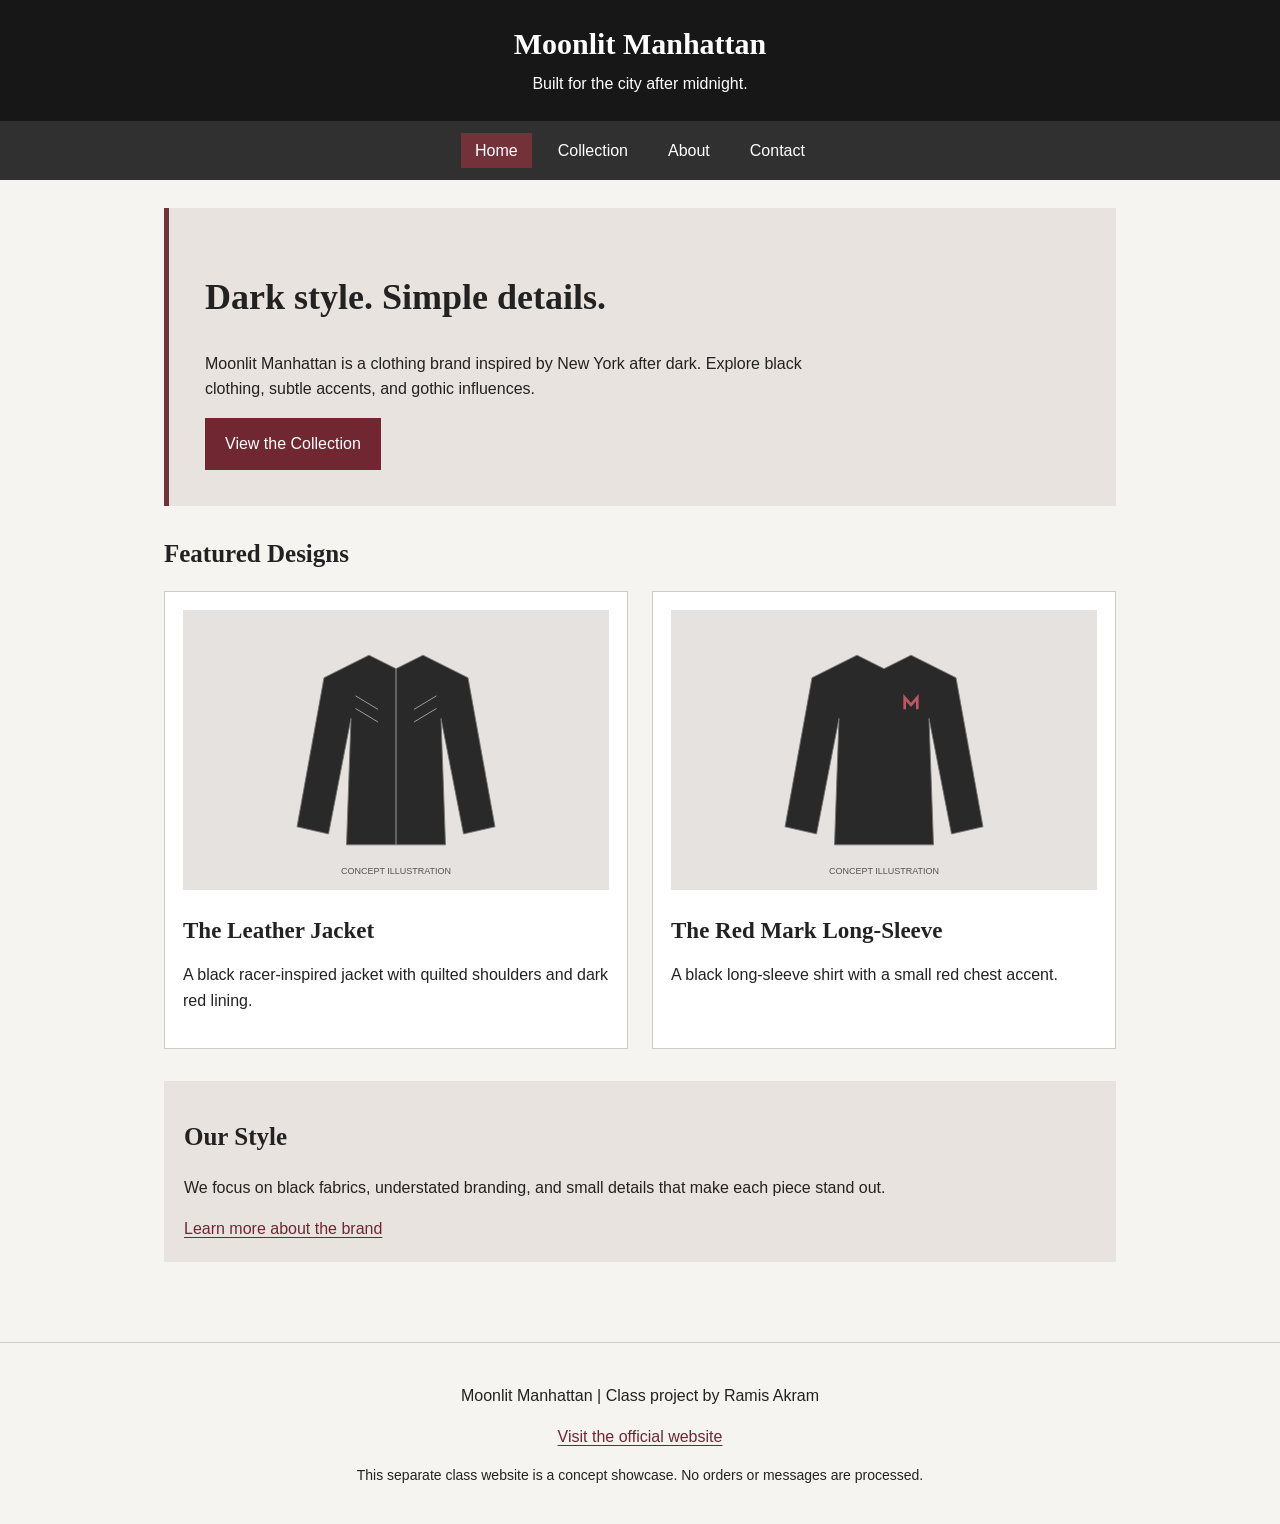
<file: index.html>
<!DOCTYPE html>
<html lang="en">
<head>
<meta charset="UTF-8">
<meta name="viewport" content="width=device-width, initial-scale=1.0">
<title>Home | Moonlit Manhattan</title>
<link rel="stylesheet" href="style.css">
<script src="script.js" defer></script>
</head>
<body>
<a class="skip-link" href="#main">Skip to content</a>
<!-- The same header and navigation appear on each page. -->
<header><h2>Moonlit Manhattan</h2><p>Built for the city after midnight.</p></header>
<nav aria-label="Main navigation"><a href="index.html" aria-current="page">Home</a>
<a href="collection.html">Collection</a>
<a href="about.html">About</a>
<a href="contact.html">Contact</a></nav>
<main id="main"><!-- Introductory section and primary call to action. --><section class="hero"><h1>Dark style. Simple details.</h1><p>Moonlit Manhattan is a clothing brand inspired by New York after dark. Explore black clothing, subtle accents, and gothic influences.</p><a class="button" href="collection.html">View the Collection</a></section><section><h2>Featured Designs</h2><div class="product-grid"><article class="product" data-category="Outerwear"><img src="images/jacket.svg" alt="Concept illustration of the leather jacket" width="300" height="310"><h2>The Leather Jacket</h2><p>A black racer-inspired jacket with quilted shoulders and dark red lining.</p></article><article class="product" data-category="Tops"><img src="images/long-sleeve.svg" alt="Concept illustration of the red mark long-sleeve" width="300" height="310"><h2>The Red Mark Long-Sleeve</h2><p>A black long-sleeve shirt with a small red chest accent.</p></article></div></section><section class="highlight"><h2>Our Style</h2><p>We focus on black fabrics, understated branding, and small details that make each piece stand out.</p><a href="about.html">Learn more about the brand</a></section></main>
<footer><p>Moonlit Manhattan | Class project by Ramis Akram</p><a href="https://moonlitmanhattan.com/">Visit the official website</a><p class="small">This separate class website is a concept showcase. No orders or messages are processed.</p></footer>
</body>
</html>
</file>
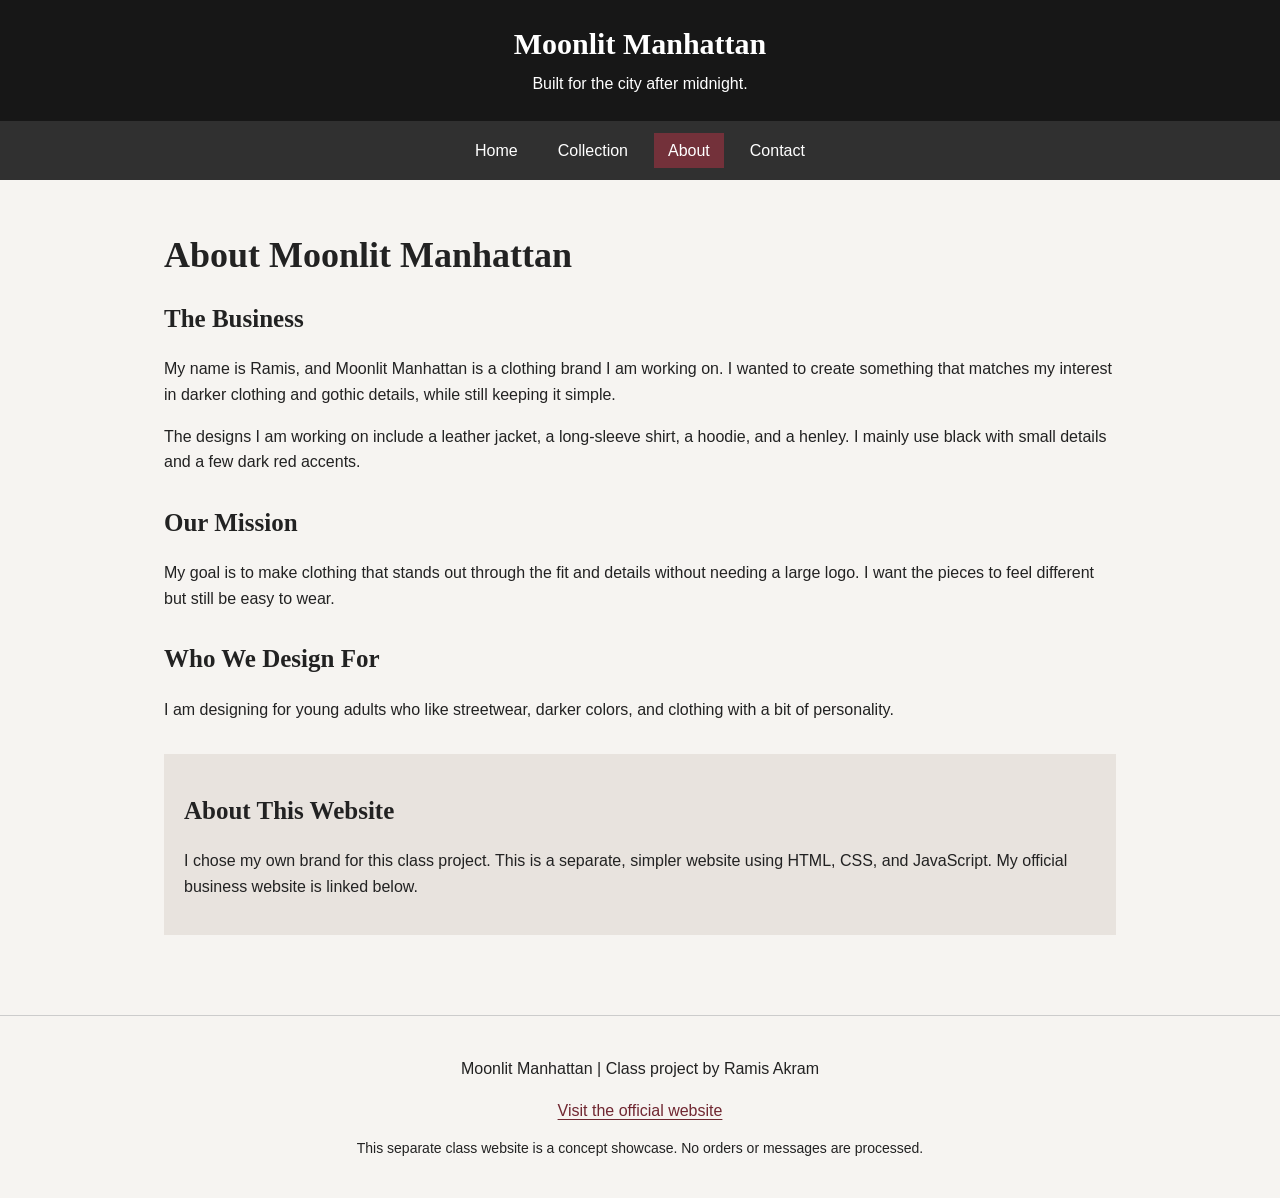
<file: about.html>
<!DOCTYPE html>
<html lang="en">
<head>
<meta charset="UTF-8">
<meta name="viewport" content="width=device-width, initial-scale=1.0">
<title>About | Moonlit Manhattan</title>
<link rel="stylesheet" href="style.css">
<script src="script.js" defer></script>
</head>
<body>
<a class="skip-link" href="#main">Skip to content</a>
<!-- The same header and navigation appear on each page. -->
<header><h2>Moonlit Manhattan</h2><p>Built for the city after midnight.</p></header>
<nav aria-label="Main navigation"><a href="index.html">Home</a>
<a href="collection.html">Collection</a>
<a href="about.html" aria-current="page">About</a>
<a href="contact.html">Contact</a></nav>
<main id="main"><h1>About Moonlit Manhattan</h1><section><h2>The Business</h2><p>My name is Ramis, and Moonlit Manhattan is a clothing brand I am working on. I wanted to create something that matches my interest in darker clothing and gothic details, while still keeping it simple.</p><p>The designs I am working on include a leather jacket, a long-sleeve shirt, a hoodie, and a henley. I mainly use black with small details and a few dark red accents.</p></section><section><h2>Our Mission</h2><p>My goal is to make clothing that stands out through the fit and details without needing a large logo. I want the pieces to feel different but still be easy to wear.</p></section><section><h2>Who We Design For</h2><p>I am designing for young adults who like streetwear, darker colors, and clothing with a bit of personality.</p></section><section class="highlight"><h2>About This Website</h2><p>I chose my own brand for this class project. This is a separate, simpler website using HTML, CSS, and JavaScript. My official business website is linked below.</p></section></main>
<footer><p>Moonlit Manhattan | Class project by Ramis Akram</p><a href="https://moonlitmanhattan.com/">Visit the official website</a><p class="small">This separate class website is a concept showcase. No orders or messages are processed.</p></footer>
</body>
</html>
</file>
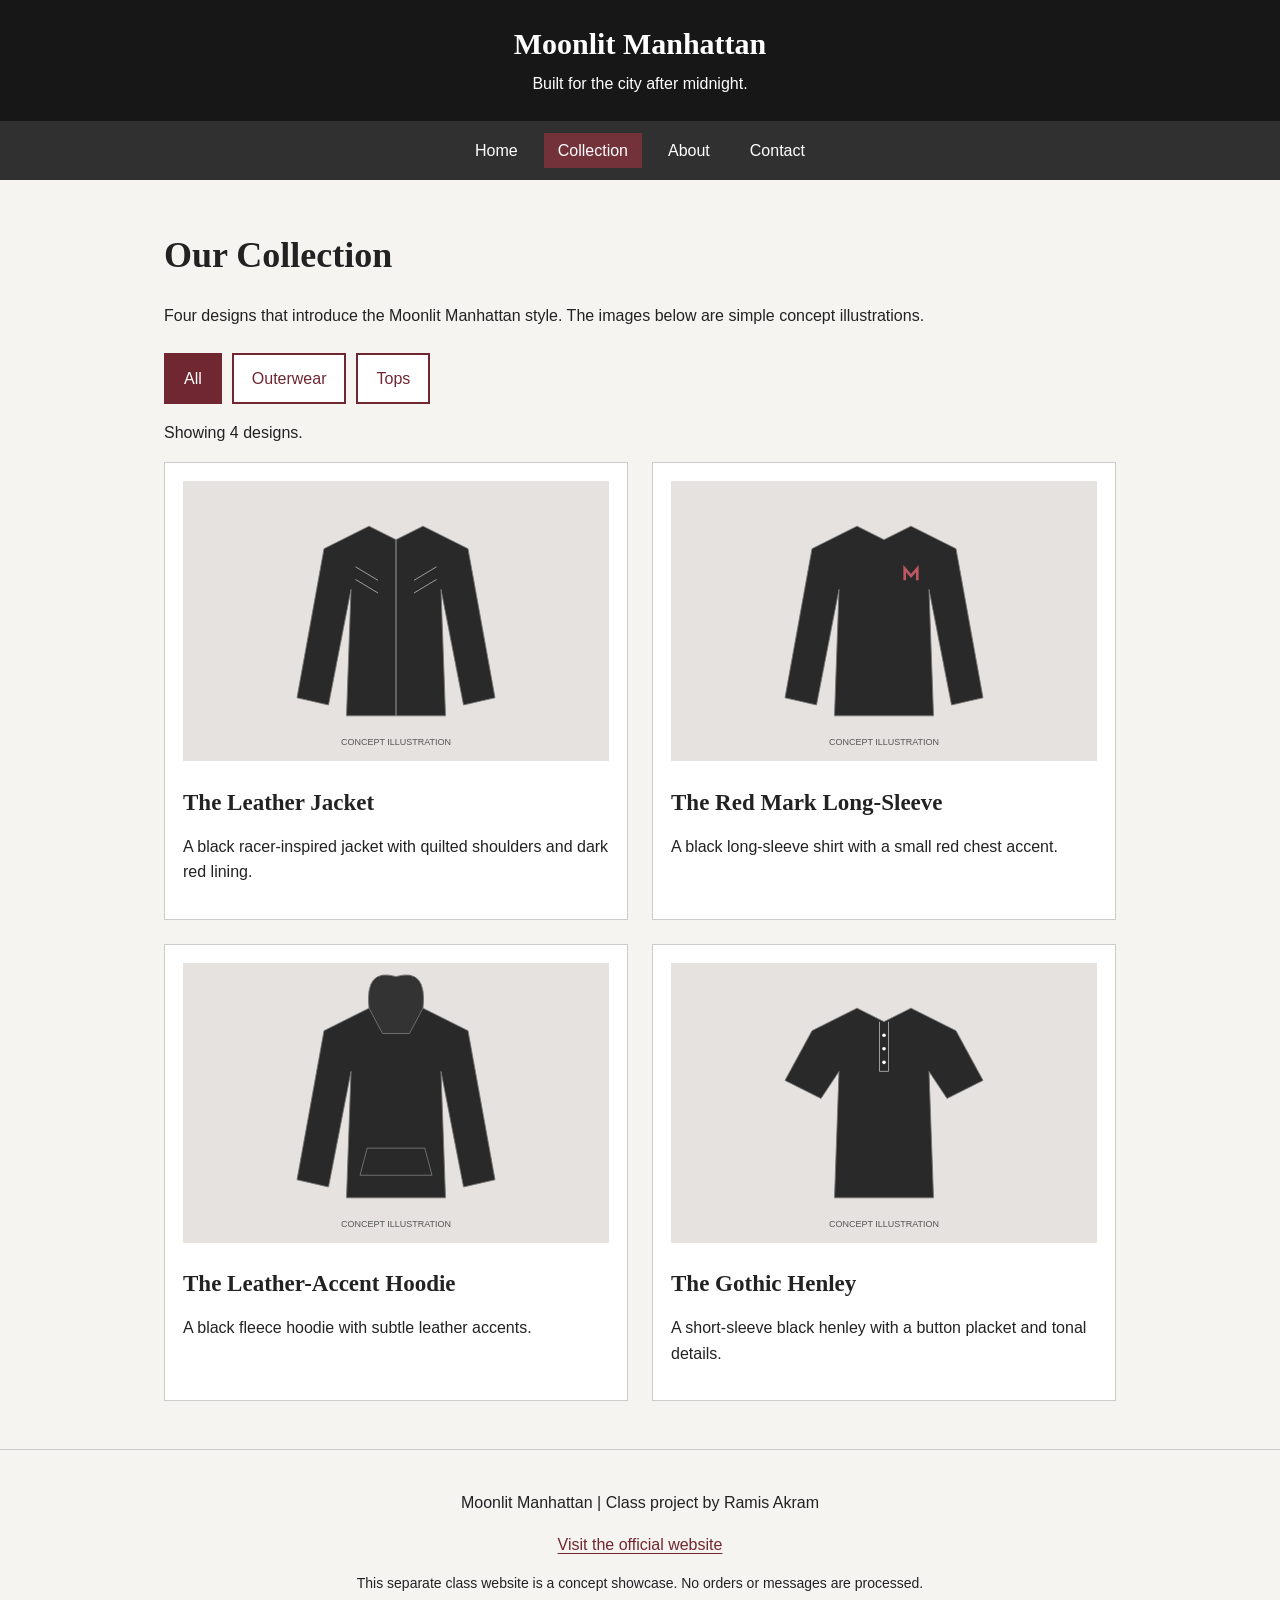
<file: collection.html>
<!DOCTYPE html>
<html lang="en">
<head>
<meta charset="UTF-8">
<meta name="viewport" content="width=device-width, initial-scale=1.0">
<title>Collection | Moonlit Manhattan</title>
<link rel="stylesheet" href="style.css">
<script src="script.js" defer></script>
</head>
<body>
<a class="skip-link" href="#main">Skip to content</a>
<!-- The same header and navigation appear on each page. -->
<header><h2>Moonlit Manhattan</h2><p>Built for the city after midnight.</p></header>
<nav aria-label="Main navigation"><a href="index.html">Home</a>
<a href="collection.html" aria-current="page">Collection</a>
<a href="about.html">About</a>
<a href="contact.html">Contact</a></nav>
<main id="main"><h1>Our Collection</h1><p>Four designs that introduce the Moonlit Manhattan style. The images below are simple concept illustrations.</p><!-- JavaScript filters these cards by their data-category attribute. --><div class="filters" role="group" aria-label="Filter collection"><button type="button" data-filter="All" aria-pressed="true">All</button><button type="button" data-filter="Outerwear" aria-pressed="false">Outerwear</button><button type="button" data-filter="Tops" aria-pressed="false">Tops</button></div><p id="filter-status" role="status">Showing 4 designs.</p><div class="product-grid"><article class="product" data-category="Outerwear"><img src="images/jacket.svg" alt="Concept illustration of the leather jacket" width="300" height="310"><h2>The Leather Jacket</h2><p>A black racer-inspired jacket with quilted shoulders and dark red lining.</p></article><article class="product" data-category="Tops"><img src="images/long-sleeve.svg" alt="Concept illustration of the red mark long-sleeve" width="300" height="310"><h2>The Red Mark Long-Sleeve</h2><p>A black long-sleeve shirt with a small red chest accent.</p></article><article class="product" data-category="Outerwear"><img src="images/hoodie.svg" alt="Concept illustration of the leather-accent hoodie" width="300" height="310"><h2>The Leather-Accent Hoodie</h2><p>A black fleece hoodie with subtle leather accents.</p></article><article class="product" data-category="Tops"><img src="images/henley.svg" alt="Concept illustration of the gothic henley" width="300" height="310"><h2>The Gothic Henley</h2><p>A short-sleeve black henley with a button placket and tonal details.</p></article></div></main>
<footer><p>Moonlit Manhattan | Class project by Ramis Akram</p><a href="https://moonlitmanhattan.com/">Visit the official website</a><p class="small">This separate class website is a concept showcase. No orders or messages are processed.</p></footer>
</body>
</html>
</file>
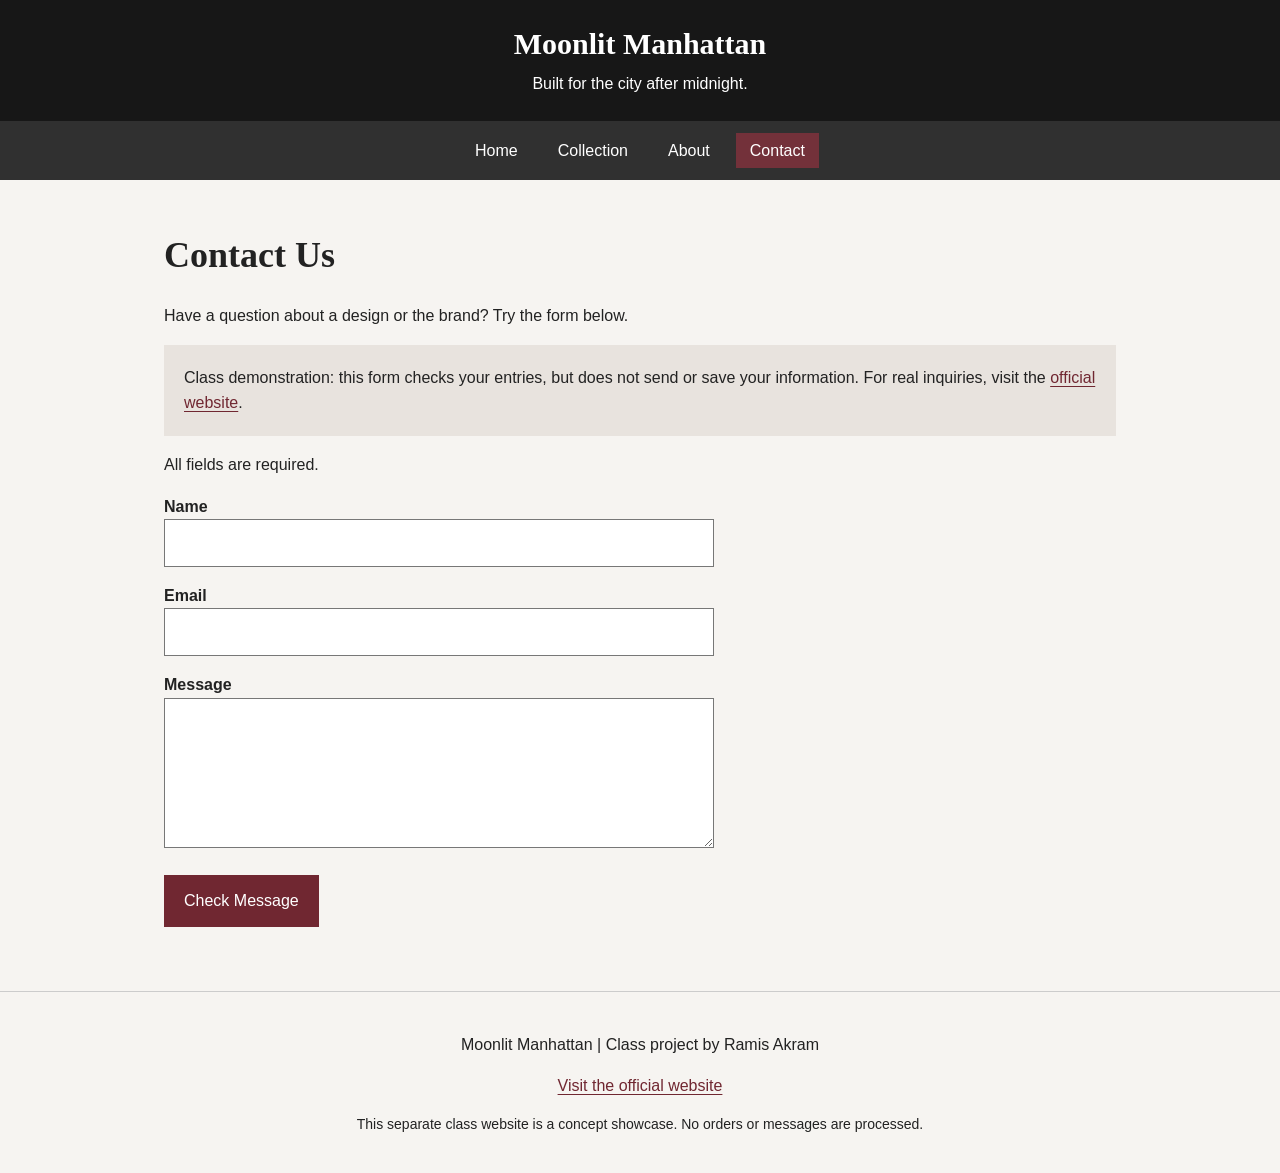
<file: contact.html>
<!DOCTYPE html>
<html lang="en">
<head>
<meta charset="UTF-8">
<meta name="viewport" content="width=device-width, initial-scale=1.0">
<title>Contact | Moonlit Manhattan</title>
<link rel="stylesheet" href="style.css">
<script src="script.js" defer></script>
</head>
<body>
<a class="skip-link" href="#main">Skip to content</a>
<!-- The same header and navigation appear on each page. -->
<header><h2>Moonlit Manhattan</h2><p>Built for the city after midnight.</p></header>
<nav aria-label="Main navigation"><a href="index.html">Home</a>
<a href="collection.html">Collection</a>
<a href="about.html">About</a>
<a href="contact.html" aria-current="page">Contact</a></nav>
<main id="main"><h1>Contact Us</h1><p>Have a question about a design or the brand? Try the form below.</p><p class="notice">Class demonstration: this form checks your entries, but does not send or save your information. For real inquiries, visit the <a href="https://moonlitmanhattan.com/">official website</a>.</p><!-- Each input has a visible label and an associated error message. --><form id="contact-form" novalidate><p>All fields are required.</p><label for="name">Name</label><input id="name" name="name" autocomplete="name" required aria-describedby="name-error"><span id="name-error" class="error"></span><label for="email">Email</label><input id="email" name="email" type="email" autocomplete="email" required aria-describedby="email-error"><span id="email-error" class="error"></span><label for="message">Message</label><textarea id="message" name="message" rows="5" required aria-describedby="message-error"></textarea><span id="message-error" class="error"></span><button type="submit">Check Message</button><p id="form-status" role="status"></p></form></main>
<footer><p>Moonlit Manhattan | Class project by Ramis Akram</p><a href="https://moonlitmanhattan.com/">Visit the official website</a><p class="small">This separate class website is a concept showcase. No orders or messages are processed.</p></footer>
</body>
</html>
</file>
<file: style.css>
/* General page styles shared by all pages. */
* { box-sizing: border-box; }
body { margin: 0; font-family: Arial, sans-serif; color: #222; background-color: #f6f4f1; line-height: 1.6; }
header { background-color: #171717; color: white; text-align: center; padding: 24px 16px; }
header h2 { font-family: Georgia, serif; font-size: 30px; margin: 0; }
header p { margin: 8px 0 0; }
nav { background-color: #303030; display: flex; justify-content: center; flex-wrap: wrap; gap: 12px; padding: 12px; }
nav a { color: white; padding: 5px 14px; text-decoration: none; }
nav a:hover, nav a[aria-current="page"] { background-color: #73313a; }
main { max-width: 1000px; margin: auto; padding: 28px 24px 48px; }
h1, h2 { font-family: Georgia, serif; line-height: 1.3; }
h1 { font-size: 36px; }
h2 { font-size: 25px; }
section { margin-bottom: 32px; }
a { color: #702731; text-underline-offset: 3px; }
/* A simple hero section introduces the brand. */
.hero { background-color: #e8e3de; padding: 36px; border-left: 5px solid #73313a; }
.hero p { max-width: 650px; }
.button, button { display: inline-block; background-color: #702731; color: white; padding: 11px 18px; border: 2px solid #702731; text-decoration: none; cursor: pointer; font: inherit; }
.button:hover, button:hover { background-color: #481820; border-color: #481820; }
.highlight, .notice { background-color: #e8e3de; padding: 20px; }
/* Two columns on larger screens and one column on small screens. */
.product-grid { display: grid; grid-template-columns: 1fr 1fr; gap: 24px; }
.product { background-color: white; border: 1px solid #ccc; padding: 18px; }
.product img { width: 100%; height: 280px; object-fit: contain; background-color: #e5e2df; }
.product h2 { font-size: 23px; margin-bottom: 8px; }
.filters { display: flex; flex-wrap: wrap; gap: 10px; margin-top: 24px; }
.filters button { background-color: white; color: #702731; }
.filters button[aria-pressed="true"] { background-color: #702731; color: white; }
/* Visible labels, readable controls, and clear feedback. */
form { max-width: 550px; }
label { display: block; margin-top: 16px; font-weight: bold; }
input, textarea { width: 100%; padding: 10px; border: 1px solid #777; font: inherit; background-color: white; }
textarea { resize: vertical; }
.error { display: block; color: #9b1c31; font-size: 14px; }
form button { margin-top: 20px; }
[aria-invalid="true"] { border: 2px solid #9b1c31; }
#form-status { font-weight: bold; }
footer { text-align: center; padding: 24px; border-top: 1px solid #ccc; }
.small { font-size: 14px; }
/* Keyboard users can see which element is selected. */
a:focus-visible, button:focus-visible, input:focus-visible, textarea:focus-visible { outline: 3px solid #146c94; outline-offset: 4px; }
.skip-link { position: absolute; top: -80px; left: 12px; padding: 10px; background: white; }
.skip-link:focus { top: 10px; }
[hidden] { display: none !important; }
@media (max-width: 600px) {
 .product-grid { grid-template-columns: 1fr; }
 main { padding: 22px 16px; }
 .hero { padding: 24px; }
 h1 { font-size: 30px; }
 nav { gap: 4px; }
 nav a { padding: 6px 10px; }
}
</file>
